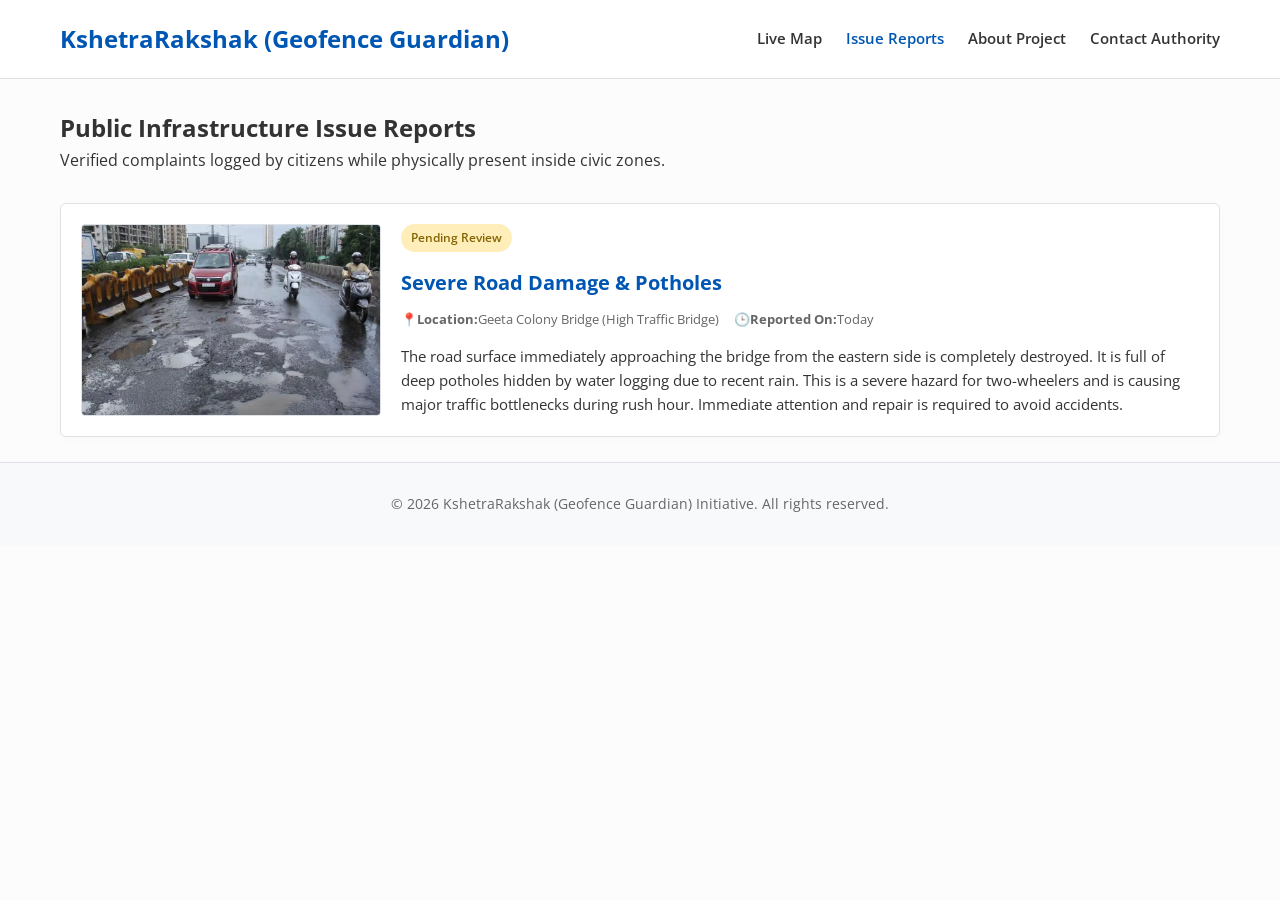
<file: web_client/reports.html>
<!DOCTYPE html>
<html lang="en">

<head>
    <meta charset="UTF-8">
    <meta name="viewport" content="width=device-width, initial-scale=1.0">
    <title>KshetraRakshak - Issue Reports</title>
    <link href="https://fonts.googleapis.com/css2?family=Open+Sans:wght@400;600;700&display=swap" rel="stylesheet">
    <link rel="stylesheet" href="style.css">
    <style>
        .reports-container {
            margin-top: 30px;
        }

        .report-card {
            background-color: #ffffff;
            border: 1px solid var(--border-color);
            border-radius: 6px;
            padding: 20px;
            margin-bottom: 25px;
            box-shadow: 0 2px 10px rgba(0, 0, 0, 0.02);
            display: flex;
            gap: 20px;
        }

        @media (max-width: 600px) {
            .report-card {
                flex-direction: column;
            }
        }

        .report-image {
            flex: 0 0 300px;
            border-radius: 4px;
            overflow: hidden;
            border: 1px solid var(--border-color);
        }

        .report-image img {
            width: 100%;
            height: 100%;
            object-fit: cover;
            display: block;
        }

        .report-details h3 {
            margin-top: 0;
            color: var(--primary-color);
            margin-bottom: 10px;
            font-size: 20px;
        }

        .report-meta {
            font-size: 13px;
            color: var(--text-muted);
            margin-bottom: 15px;
            display: flex;
            gap: 15px;
        }

        .report-meta span {
            display: inline-flex;
            align-items: center;
        }

        .report-body {
            font-size: 15px;
            line-height: 1.6;
        }

        .status-badge {
            display: inline-block;
            padding: 4px 10px;
            border-radius: 20px;
            font-size: 12px;
            font-weight: 600;
            background-color: #ffeeba;
            color: #856404;
            margin-bottom: 15px;
        }
    </style>
</head>

<body>
    <header class="site-header">
        <div class="container">
            <h1 class="logo">KshetraRakshak (Geofence Guardian)</h1>
            <nav class="main-nav">
                <a href="index.html">Live Map</a>
                <a href="reports.html" id="issueReportsBtn" style="color: var(--primary-color)">Issue Reports</a>
                <a href="#about">About Project</a>
                <a href="#contact">Contact Authority</a>
            </nav>
        </div>
    </header>

    <main class="container">
        <h2>Public Infrastructure Issue Reports</h2>
        <p>Verified complaints logged by citizens while physically present inside civic zones.</p>

        <div class="reports-container">
            <!-- Simulated Report -->
            <div class="report-card">
                <div class="report-image">
                    <!-- Fake placeholder image from user -->
                    <img src="images/potholes.png" alt="Destroyed Road">
                </div>
                <div class="report-details">
                    <span class="status-badge">Pending Review</span>
                    <h3>Severe Road Damage & Potholes</h3>
                    <div class="report-meta">
                        <span>📍 <strong>Location:</strong> Geeta Colony Bridge (High Traffic Bridge)</span>
                        <span>🕒 <strong>Reported On:</strong> Today</span>
                    </div>
                    <div class="report-body">
                        <p>The road surface immediately approaching the bridge from the eastern side is completely
                            destroyed. It is full of deep potholes hidden by water logging due to recent rain. This is a
                            severe hazard for two-wheelers and is causing major traffic bottlenecks during rush hour.
                            Immediate attention and repair is required to avoid accidents.</p>
                    </div>
                </div>
            </div>
        </div>
    </main>

    <footer class="site-footer">
        <div class="container">
            <p>&copy; 2026 KshetraRakshak (Geofence Guardian) Initiative. All rights reserved.</p>
        </div>
    </footer>
</body>

</html>
</file>
<file: web_client/style.css>
/* Conventional Website Styling - Light Theme, Clean Layout */
:root {
    --text-color: #333333;
    --text-muted: #666666;
    --bg-color: #fcfcfc;
    --primary-color: #0056b3;
    --primary-hover: #004494;
    --secondary-color: #e9ecef;
    --border-color: #dee2e6;
    --alert-bg: #fff3cd;
    --alert-border: #ffeeba;
    --alert-text: #856404;
    --font-family: 'Open Sans', sans-serif;
}

* {
    box-sizing: border-box;
    margin: 0;
    padding: 0;
}

body {
    font-family: var(--font-family);
    color: var(--text-color);
    background-color: var(--bg-color);
    line-height: 1.6;
}

.container {
    max-width: 1200px;
    margin: 0 auto;
    padding: 0 20px;
}

/* Header */
.site-header {
    background-color: #ffffff;
    border-bottom: 1px solid var(--border-color);
    padding: 20px 0;
    margin-bottom: 30px;
}

.site-header .container {
    display: flex;
    justify-content: space-between;
    align-items: center;
}

.logo {
    font-size: 24px;
    font-weight: 700;
    color: var(--primary-color);
}

.main-nav a {
    text-decoration: none;
    color: var(--text-color);
    font-weight: 600;
    margin-left: 20px;
    font-size: 15px;
}

.main-nav a:hover {
    color: var(--primary-color);
}

.main-nav a#enableBtn {
    color: var(--primary-color);
}

/* Layout Grid */
.content-grid {
    display: grid;
    grid-template-columns: 2fr 1fr;
    gap: 40px;
    margin-bottom: 50px;
}

@media (max-width: 768px) {
    .content-grid {
        grid-template-columns: 1fr;
    }
}

/* Alert Banner */
.alert-banner {
    background-color: var(--alert-bg);
    border: 1px solid var(--alert-border);
    color: var(--alert-text);
    padding: 15px 20px;
    border-radius: 4px;
    margin-bottom: 25px;
    display: flex;
    justify-content: space-between;
    align-items: center;
}

.alert-content {
    display: flex;
    align-items: center;
    gap: 15px;
}

.alert-icon {
    font-size: 24px;
}

.alert-banner h3 {
    margin: 0 0 5px 0;
    font-size: 18px;
}

.alert-banner p {
    margin: 0;
    font-size: 14px;
}

.hidden {
    display: none !important;
}

/* Buttons */
.btn {
    padding: 10px 18px;
    font-size: 14px;
    font-weight: 600;
    cursor: pointer;
    border-radius: 4px;
    border: none;
    font-family: inherit;
    transition: all 0.2s;
}

.btn-outline {
    background-color: transparent;
    border: 1px solid var(--alert-text);
    color: var(--alert-text);
}

.btn-outline:hover {
    background-color: var(--alert-text);
    color: #fff;
}

.btn-primary {
    background-color: var(--primary-color);
    color: #fff;
}

.btn-primary:hover {
    background-color: var(--primary-hover);
}

.btn-text {
    background: transparent;
    color: var(--text-muted);
    text-decoration: underline;
}

.btn-text:hover {
    color: var(--text-color);
}

/* Feedback Form Section */
.feedback-section {
    background-color: #ffffff;
    border: 1px solid var(--border-color);
    padding: 30px;
    border-radius: 6px;
    margin-bottom: 30px;
    box-shadow: 0 2px 10px rgba(0, 0, 0, 0.02);
}

.feedback-section h3 {
    margin-top: 0;
    margin-bottom: 10px;
    font-size: 20px;
}

.feedback-section p {
    margin-bottom: 20px;
    color: var(--text-muted);
}

.form-group {
    margin-bottom: 20px;
}

.form-group label {
    display: block;
    font-weight: 600;
    margin-bottom: 8px;
}

.form-group textarea,
.form-group input {
    width: 100%;
    padding: 10px;
    font-family: inherit;
    border: 1px solid #ccc;
    border-radius: 4px;
}

.form-group textarea:focus {
    outline: none;
    border-color: var(--primary-color);
}

.photo-preview {
    margin-top: 10px;
    max-width: 200px;
    max-height: 200px;
    overflow: hidden;
    border: 1px dashed #ccc;
}

.photo-preview img {
    width: 100%;
    height: auto;
}

.success-msg {
    color: #155724;
    background-color: #d4edda;
    border: 1px solid #c3e6cb;
    padding: 15px;
    border-radius: 4px;
    margin-top: 20px;
}

/* Map Section */
.map-section h2 {
    margin-bottom: 5px;
}

.map-section p {
    margin-bottom: 15px;
    color: var(--text-muted);
}

.map-wrapper {
    height: 500px;
    border: 1px solid var(--border-color);
    border-radius: 4px;
    background-color: #e5e5e5;
}

.map-controls {
    margin-top: 10px;
    display: flex;
    justify-content: space-between;
    align-items: center;
}

.loc-text {
    font-family: monospace;
    color: var(--text-muted);
    font-size: 13px;
}

/* Sidebar Sections */
.info-block {
    background-color: #ffffff;
    border: 1px solid var(--border-color);
    padding: 20px;
    border-radius: 4px;
    margin-bottom: 25px;
}

.info-block h3 {
    margin-top: 0;
    border-bottom: 1px solid var(--border-color);
    padding-bottom: 10px;
    margin-bottom: 15px;
    font-size: 16px;
}

.info-block p {
    font-size: 14px;
    color: var(--text-muted);
}

.clean-list {
    list-style: none;
    overflow-y: auto;
    max-height: 300px;
}

.clean-list li {
    padding: 12px 10px;
    border-bottom: 1px solid var(--border-color);
    font-size: 13px;
}

.clean-list li:last-child {
    border-bottom: none;
}

.clean-list li.empty-log {
    color: var(--text-muted);
    font-style: italic;
}

/* Leaflet Overrides */
.user-marker {
    font-size: 28px;
    text-align: center;
    line-height: 28px;
    cursor: grab;
}

.user-marker:active {
    cursor: grabbing;
}

/* Footer */
.site-footer {
    background-color: #f8f9fa;
    border-top: 1px solid var(--border-color);
    padding: 30px 0;
    text-align: center;
    color: var(--text-muted);
    font-size: 14px;
    margin-top: auto;
}
</file>
